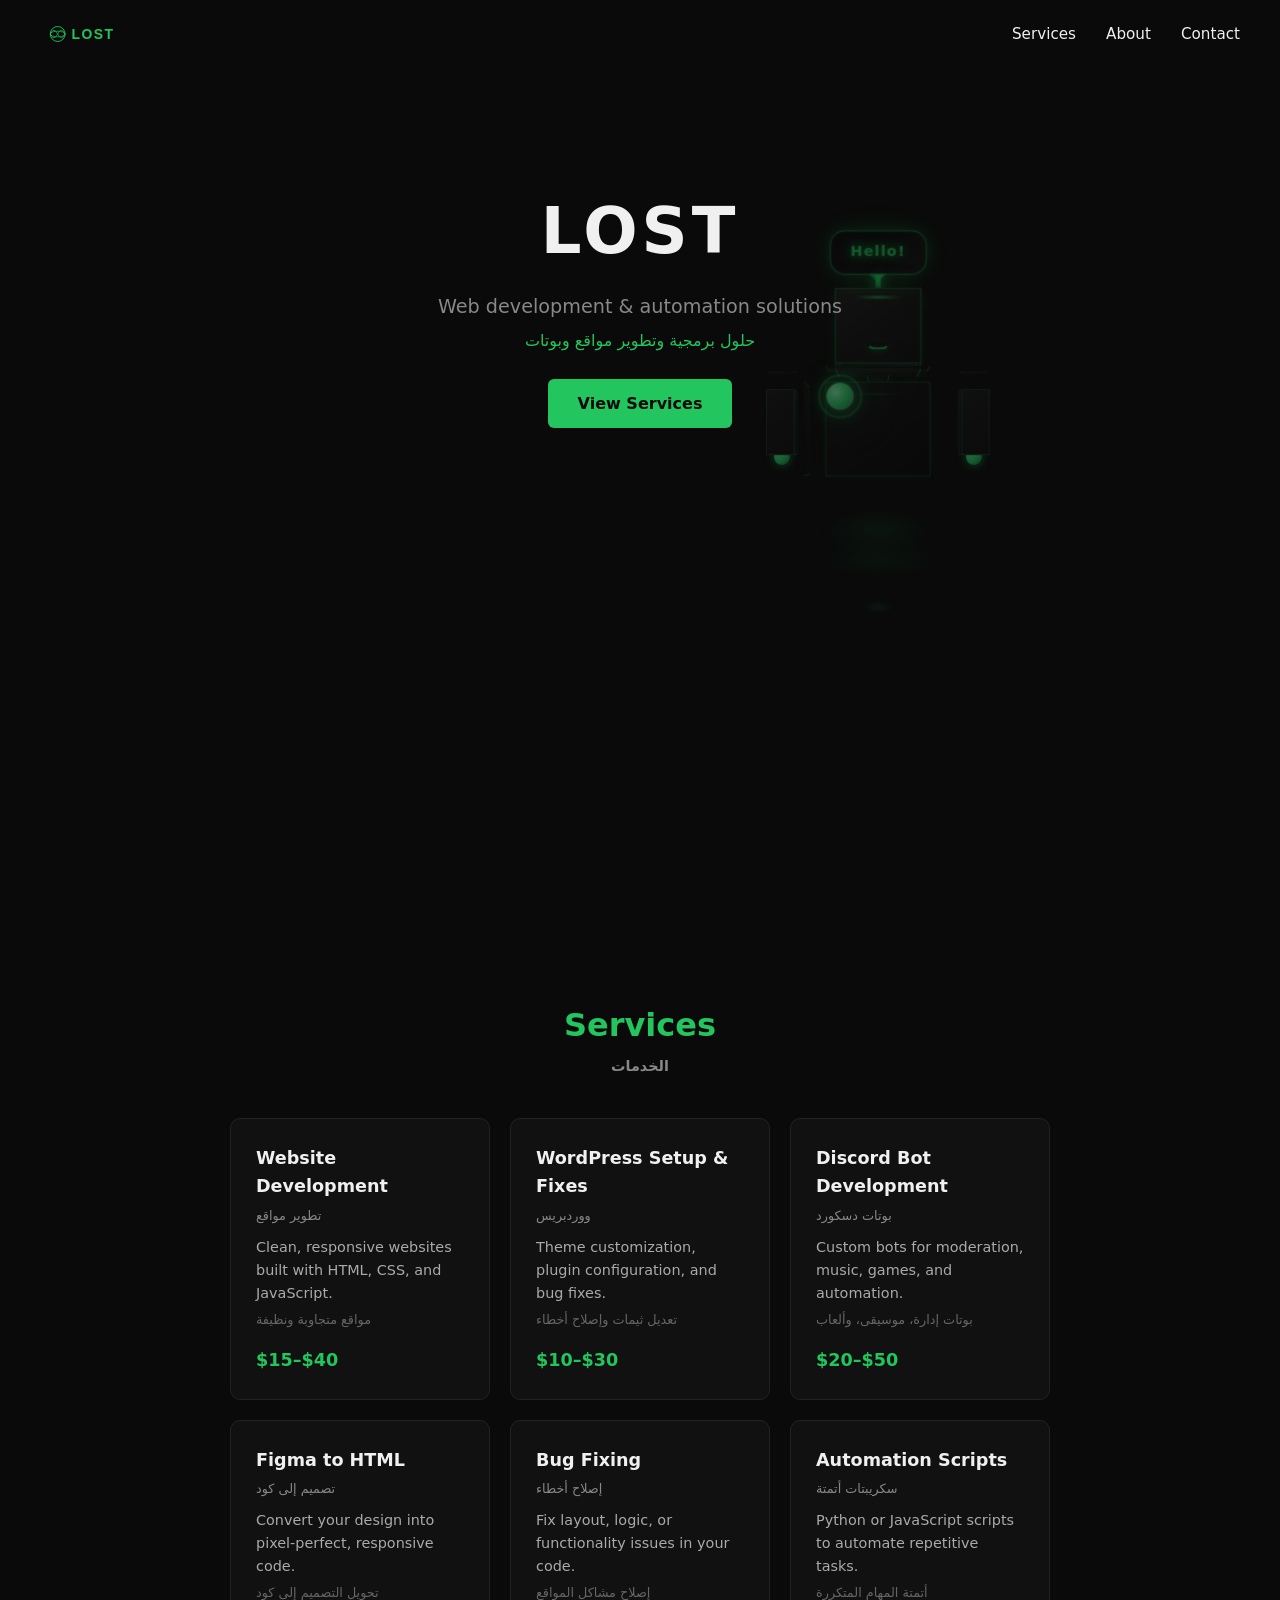
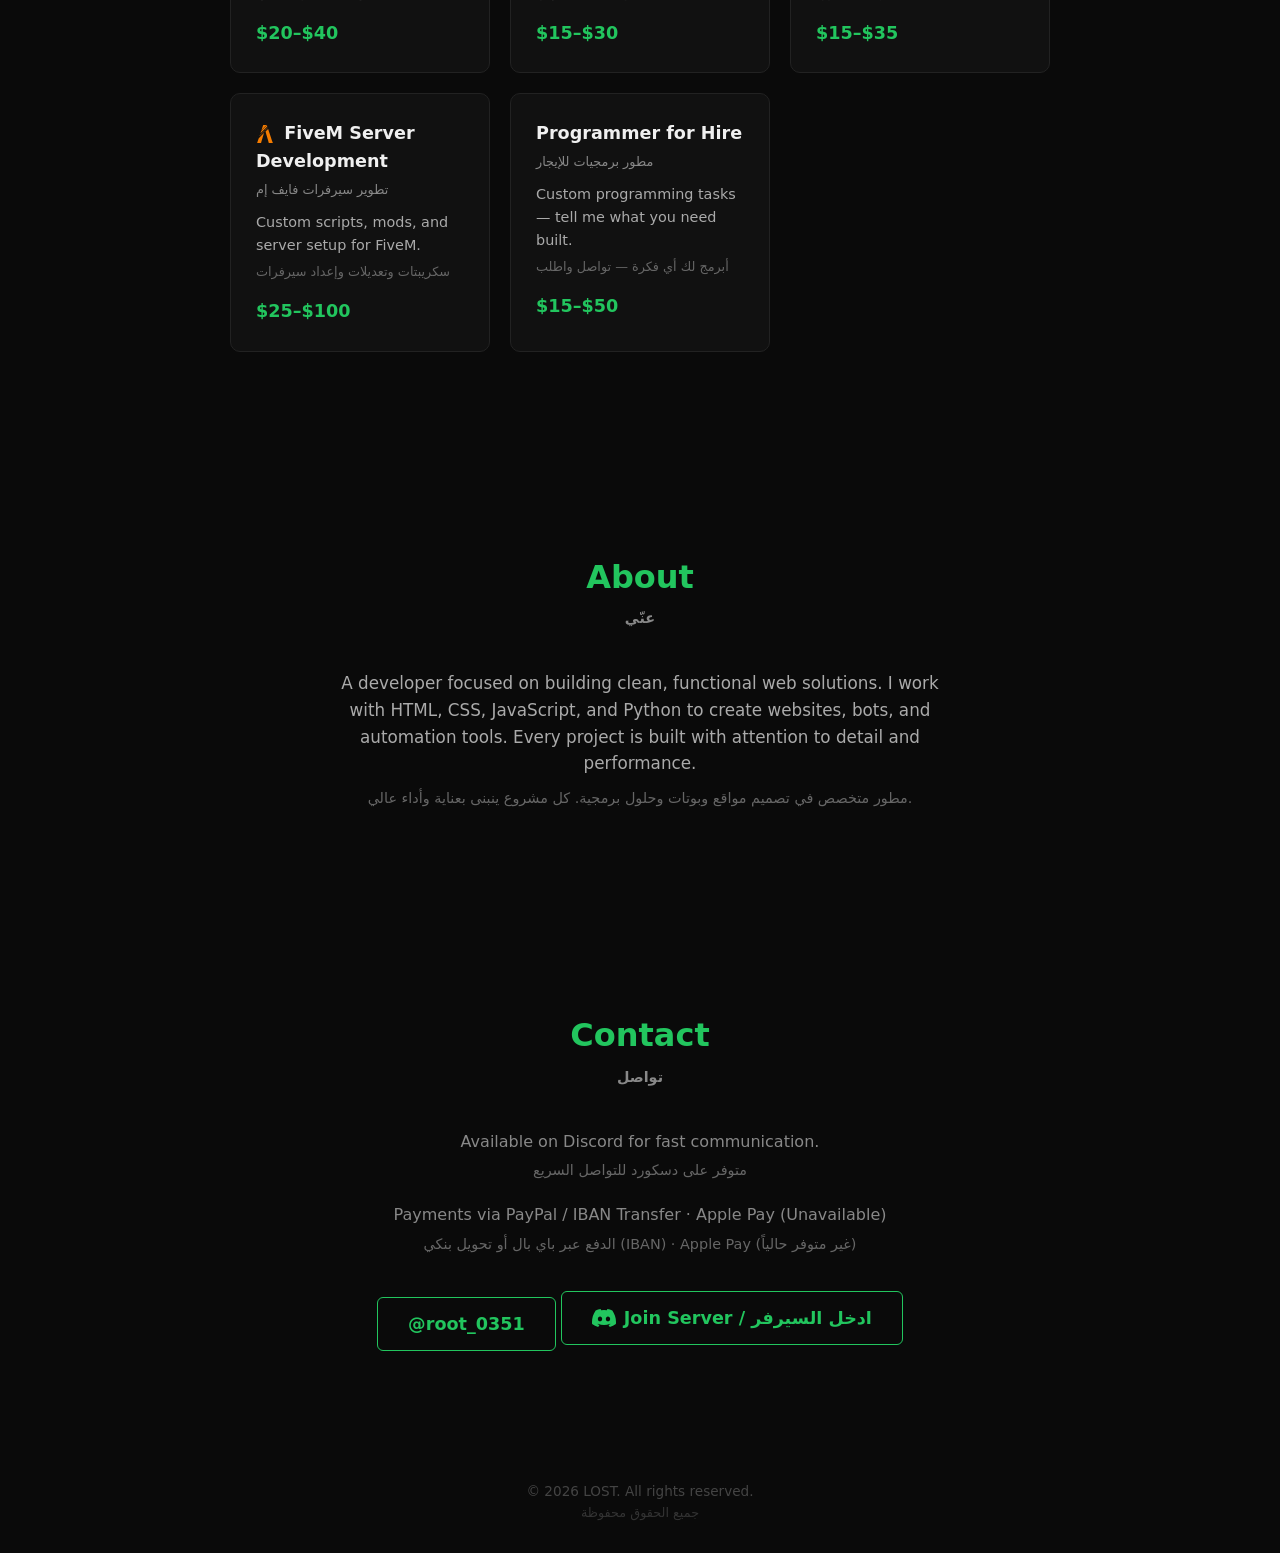
<file: index.html>
<!DOCTYPE html>
<html lang="en">
<head>
    <meta charset="UTF-8">
    <meta name="viewport" content="width=device-width, initial-scale=1.0">
    <title>LOST — Development</title>
    <link rel="icon" href="data:image/svg+xml,<svg xmlns='http://www.w3.org/2000/svg' viewBox='0 0 32 32'><rect width='32' height='32' rx='6' fill='%230a0a0a'/><text x='6' y='25' font-family='Segoe UI' font-size='22' font-weight='800' fill='%2322c55e'>L</text></svg>">
    <style>
        *{margin:0;padding:0;box-sizing:border-box}
        body{font-family:'Segoe UI',system-ui,sans-serif;background:#0a0a0a;color:#f0f0f0;line-height:1.6}
        nav{position:fixed;top:0;width:100%;display:flex;justify-content:space-between;align-items:center;padding:20px 40px;background:rgba(10,10,10,0.9);z-index:100}
        .logo{font-size:1.5rem;font-weight:700;color:#22c55e;letter-spacing:2px}
        nav ul{list-style:none;display:flex;gap:30px}
        nav a{color:#f0f0f0;text-decoration:none;font-size:.95rem;transition:color .3s}
        nav a:hover{color:#22c55e}
        section{padding:100px 40px;max-width:900px;margin:0 auto}
        #hero{padding-top:180px;text-align:center;position:relative;overflow:visible;min-height:100vh}
        #hero h1{font-size:4rem;font-weight:800;letter-spacing:4px;margin-bottom:10px;position:relative;z-index:2}
        #hero p{color:#888;font-size:1.2rem;margin-bottom:5px;position:relative;z-index:2}
        #hero .ar{color:#22c55e;font-size:1rem;margin-bottom:25px;position:relative;z-index:2}
        .btn{display:inline-block;padding:12px 30px;background:#22c55e;color:#0a0a0a;text-decoration:none;font-weight:600;border-radius:6px;transition:.3s;position:relative;z-index:2}
        .btn:hover{background:#16a34a;transform:translateY(-2px)}
        h2{font-size:2rem;margin-bottom:40px;color:#22c55e;text-align:center}
        h2 small{display:block;font-size:.9rem;color:#888;margin-top:4px}
        .grid{display:grid;grid-template-columns:repeat(auto-fit,minmax(250px,1fr));gap:20px}
        .card{background:#111;border:1px solid #222;border-radius:10px;padding:25px;transition:.3s;opacity:0;cursor:pointer}
        .card:hover{border-color:#22c55e;transform:translateY(-4px)}
        .card h3{font-size:1.1rem;margin-bottom:5px}
        .card .ar{color:#888;font-size:.8rem;margin-bottom:10px}
        .card p{color:#aaa;font-size:.9rem;margin-bottom:5px}
        .card .p-ar{color:#666;font-size:.8rem;margin-bottom:15px}
        .price{color:#22c55e;font-weight:700;font-size:1.1rem}
        #about p{color:#aaa;font-size:1.05rem;text-align:center;max-width:600px;margin:0 auto 10px}
        #about .ar{color:#666;font-size:.9rem;text-align:center;max-width:600px;margin:0 auto}
        #contact{text-align:center}
        #contact p{color:#888;margin-bottom:5px}
        #contact .ar{color:#666;font-size:.9rem;margin-bottom:20px}
        .discord{display:inline-block;padding:12px 30px;border:1px solid #22c55e;border-radius:6px;color:#22c55e;font-weight:600;font-size:1.1rem}
        .discord-btn{display:inline-flex;align-items:center;padding:12px 30px;border:1px solid #22c55e;border-radius:6px;color:#22c55e;font-weight:600;font-size:1.1rem;text-decoration:none;margin-top:15px;transition:.3s}
        .discord-btn:hover{background:#22c55e;color:#0a0a0a;transform:translateY(-2px)}
        .discord-btn:hover svg{fill:#0a0a0a!important}
        footer{text-align:center;padding:30px;color:#444;font-size:.85rem}
        footer .ar{color:#333;font-size:.8rem}
        @media (max-width:600px){nav{padding:15px 20px;flex-direction:column;gap:10px}#hero h1{font-size:2.5rem}section{padding:80px 20px}}

        /* 3D CSS Robot */
        .robot-3d-wrap{position:absolute;right:8%;top:50%;transform:translateY(-50%);width:280px;height:320px;perspective:800px;pointer-events:none;z-index:1;opacity:0.45;transition:opacity .4s}
        #hero:hover .robot-3d-wrap{opacity:0.7}
        .robot-3d{width:100%;height:100%;transform-style:preserve-3d;animation:r3dFloat 5s ease-in-out infinite}
        @keyframes r3dFloat{0%,100%{transform:translateY(0) rotateY(-15deg) rotateX(5deg)}25%{transform:translateY(-18px) rotateY(5deg) rotateX(-3deg)}50%{transform:translateY(-8px) rotateY(20deg) rotateX(8deg)}75%{transform:translateY(-22px) rotateY(-5deg) rotateX(-5deg)}}
        .r3d-body{width:100%;height:100%;transform-style:preserve-3d;position:relative}
        .r3d-bubble{position:absolute;top:-42px;left:50%;transform:translateX(-50%) translateZ(65px);background:linear-gradient(145deg,rgba(10,10,10,0.95),rgba(20,20,20,0.98));border:1px solid rgba(34,197,94,0.55);border-radius:14px;padding:9px 18px;box-shadow:0 0 20px rgba(34,197,94,0.3),0 0 40px rgba(34,197,94,0.1),inset 0 0 10px rgba(34,197,94,0.05);z-index:20;transform-style:preserve-3d;animation:bubbleAppear 1.2s ease-out 1s 1 forwards,bubbleFloat 3s ease-in-out infinite 2.2s;pointer-events:none}
        .r3d-bubble-text{color:#22c55e;font-size:13px;font-weight:700;letter-spacing:1.2px;text-shadow:0 0 10px rgba(34,197,94,0.8),0 0 20px rgba(34,197,94,0.4);font-family:'Segoe UI',system-ui,sans-serif}
        .r3d-bubble-tail{position:absolute;bottom:-8px;left:50%;transform:translateX(-50%);width:0;height:0;border-left:8px solid transparent;border-right:8px solid transparent;border-top:8px solid rgba(34,197,94,0.55)}
        @keyframes bubbleAppear{0%{opacity:0;transform:translateX(-50%) translateZ(65px) scale(0.5) translateY(10px)}60%{opacity:1;transform:translateX(-50%) translateZ(65px) scale(1.05) translateY(0)}100%{opacity:1;transform:translateX(-50%) translateZ(65px) scale(1) translateY(0)}}
        @keyframes bubbleFloat{0%,100%{transform:translateX(-50%) translateZ(65px) translateY(0)}50%{transform:translateX(-50%) translateZ(65px) translateY(-4px)}}
        .r3d-neck{position:absolute;top:80px;left:50%;transform:translateX(-50%);width:22px;height:14px;background:linear-gradient(145deg,#1a1a1a,#111);border:1px solid rgba(34,197,94,0.25);border-radius:6px;z-index:2;box-shadow:0 0 8px rgba(34,197,94,0.1)}
        .r3d-head{width:80px;height:70px;position:absolute;top:10px;left:50%;transform:translateX(-50%) translateZ(20px);transform-style:preserve-3d}
        .r3d-face{position:absolute;width:80px;height:70px;background:linear-gradient(145deg,#1f1f1f,#0d0d0d);border:1px solid rgba(34,197,94,0.35);box-shadow:0 0 15px rgba(34,197,94,0.15),inset 0 0 8px rgba(34,197,94,0.05)}
        .r3d-front{transform:translateZ(40px)}
        .r3d-back{transform:rotateY(180deg) translateZ(40px)}
        .r3d-left{transform:rotateY(-90deg) translateZ(40px);width:80px}
        .r3d-right{transform:rotateY(90deg) translateZ(40px);width:80px}
        .r3d-top{transform:rotateX(90deg) translateZ(35px);width:80px;height:80px}
        .r3d-bottom{transform:rotateX(-90deg) translateZ(35px);width:80px;height:80px}
        .r3d-brow{position:absolute;top:6px;left:50%;transform:translateX(-50%);width:44px;height:3px;background:linear-gradient(90deg,transparent,#22c55e,transparent);border-radius:2px;opacity:0.6}
        .r3d-eye{position:absolute;width:14px;height:11px;background:radial-gradient(ellipse at 35% 30%,#86efac,#22c55e,#14532d);border-radius:50%;top:16px;box-shadow:0 0 10px rgba(34,197,94,0.9),0 0 25px rgba(34,197,94,0.4),inset 0 0 4px rgba(255,255,255,0.3);border:1px solid rgba(34,197,94,0.5);transition:transform 0.15s ease;animation:r3dBlink 3.5s ease-in-out infinite}
        .r3d-eye.r3d-left{left:14px}
        .r3d-eye.r3d-right{right:14px}
        @keyframes r3dBlink{0%,92%,100%{transform:scaleY(1)}96%{transform:scaleY(0.15)}}
        .r3d-mouth{position:absolute;bottom:12px;left:50%;transform:translateX(-50%);width:22px;height:8px;border-bottom:2.5px solid rgba(34,197,94,0.9);border-left:2.5px solid transparent;border-right:2.5px solid transparent;border-radius:0 0 12px 12px;opacity:0.95;box-shadow:0 2px 8px rgba(34,197,94,0.25);animation:smileGlow 3s ease-in-out infinite}
        @keyframes smileGlow{0%,100%{opacity:0.95;border-bottom-color:rgba(34,197,94,0.9)}50%{opacity:0.6;border-bottom-color:rgba(34,197,94,0.5)}}
        .r3d-blush{position:absolute;top:32px;width:10px;height:6px;background:radial-gradient(ellipse,rgba(34,197,94,0.15),transparent);border-radius:50%;filter:blur(2px)}
        .r3d-blush.r3d-left{left:8px}
        .r3d-blush.r3d-right{right:8px}
        .r3d-antenna{position:absolute;top:-16px;left:50%;transform:translateX(-50%) translateZ(20px);width:5px;height:18px;background:linear-gradient(180deg,#22c55e,#16a34a,#0f0f0f);border-radius:3px;box-shadow:0 0 10px rgba(34,197,94,0.8);transform-style:preserve-3d}
        .r3d-antenna-glow{position:absolute;top:-8px;left:50%;transform:translateX(-50%);width:10px;height:10px;background:#22c55e;border-radius:50%;box-shadow:0 0 15px rgba(34,197,94,0.9),0 0 40px rgba(34,197,94,0.3);animation:antennaGlow 1.5s ease-in-out infinite}
        @keyframes antennaGlow{0%,100%{opacity:0.8;transform:translateX(-50%) scale(1)}50%{opacity:1;transform:translateX(-50%) scale(1.3);box-shadow:0 0 25px rgba(34,197,94,1),0 0 60px rgba(34,197,94,0.5)}}
        .r3d-torso{width:100px;height:90px;position:absolute;top:95px;left:50%;transform:translateX(-50%) translateZ(10px);transform-style:preserve-3d}
        .r3d-tface{position:absolute;background:linear-gradient(145deg,#141414,#0a0a0a);border:1px solid rgba(34,197,94,0.25);box-shadow:0 0 12px rgba(34,197,94,0.1)}
        .r3d-tfront{width:100px;height:90px;transform:translateZ(30px)}
        .r3d-tback{width:100px;height:90px;transform:rotateY(180deg) translateZ(30px)}
        .r3d-tleft{width:60px;height:90px;transform:rotateY(-90deg) translateZ(50px)}
        .r3d-tright{width:60px;height:90px;transform:rotateY(90deg) translateZ(50px)}
        .r3d-ttop{width:100px;height:60px;transform:rotateX(90deg) translateZ(45px)}
        .r3d-tbottom{width:100px;height:60px;transform:rotateX(-90deg) translateZ(45px)}
        .r3d-core{width:26px;height:26px;background:radial-gradient(circle at 35% 35%,#86efac,#22c55e,#14532d);border-radius:50%;box-shadow:0 0 20px rgba(34,197,94,0.8),0 0 50px rgba(34,197,94,0.3),inset 0 0 10px rgba(255,255,255,0.2);animation:r3dCore 2s ease-in-out infinite;position:relative}
        .r3d-core::after{content:'';position:absolute;inset:-8px;border-radius:50%;border:2px solid rgba(34,197,94,0.3);animation:r3dCoreRing 2s ease-in-out infinite}
        .r3d-lines{position:absolute;top:10px;left:50%;transform:translateX(-50%);width:60px;height:2px;background:linear-gradient(90deg,transparent,rgba(34,197,94,0.3),transparent);border-radius:1px;opacity:0.6}
        .r3d-lines::after{content:'';position:absolute;top:6px;left:50%;transform:translateX(-50%);width:40px;height:1px;background:linear-gradient(90deg,transparent,rgba(34,197,94,0.2),transparent);border-radius:1px}
        @keyframes r3dCore{0%,100%{transform:scale(1);box-shadow:0 0 20px rgba(34,197,94,0.8),0 0 50px rgba(34,197,94,0.3)}50%{transform:scale(1.15);box-shadow:0 0 30px rgba(34,197,94,1),0 0 80px rgba(34,197,94,0.5)}}
        @keyframes r3dCoreRing{0%,100%{transform:scale(1);opacity:0.6}50%{transform:scale(1.4);opacity:0}}
        .r3d-arm{width:28px;height:65px;position:absolute;top:100px;transform-style:preserve-3d}
        .r3d-arm.r3d-al{left:30px;transform-origin:top center;animation:r3dArmFloat 3s ease-in-out infinite;animation-delay:0.6s}
        .r3d-arm.r3d-ar{right:30px;transform-origin:top center;animation:r3dWaveHold 2.5s ease-in-out 1.2s 1,r3dWaveIdle 2.8s ease-in-out infinite 3.7s}
        @keyframes r3dWaveHold{0%{transform:rotateZ(-12deg) rotateY(10deg)}100%{transform:rotateZ(-60deg) rotateY(40deg)}}
        @keyframes r3dWaveIdle{0%,100%{transform:rotateZ(-60deg) rotateY(40deg)}25%{transform:rotateZ(-52deg) rotateY(32deg)}50%{transform:rotateZ(-65deg) rotateY(45deg)}75%{transform:rotateZ(-55deg) rotateY(35deg)}}
        .r3d-aface{position:absolute;background:linear-gradient(145deg,#1a1a1a,#0f0f0f);border:1px solid rgba(34,197,94,0.2)}
        .r3d-afront{width:28px;height:65px;transform:translateZ(14px)}
        .r3d-aback{width:28px;height:65px;transform:rotateY(180deg) translateZ(14px)}
        .r3d-aleft{width:28px;height:65px;transform:rotateY(-90deg) translateZ(14px)}
        .r3d-aright{width:28px;height:65px;transform:rotateY(90deg) translateZ(14px)}
        .r3d-atop{width:28px;height:28px;transform:rotateX(90deg) translateZ(32px)}
        .r3d-abottom{width:28px;height:28px;transform:rotateX(-90deg) translateZ(32px)}
        .r3d-hand{position:absolute;bottom:-10px;left:50%;transform:translateX(-50%);width:16px;height:16px;background:radial-gradient(circle at 30% 30%,#4ade80,#22c55e,#14532d);border-radius:50%;box-shadow:0 0 10px rgba(34,197,94,0.6),0 0 20px rgba(34,197,94,0.2)}
        .r3d-thruster{position:absolute;bottom:0;left:50%;transform:translateX(-50%);width:36px;height:6px;background:radial-gradient(ellipse,rgba(34,197,94,0.5),rgba(34,197,94,0.1),transparent);border-radius:50%;filter:blur(3px);animation:thrusterPulse 0.8s ease-in-out infinite}
        @keyframes thrusterPulse{0%,100%{opacity:0.6;transform:translateX(-50%) scale(1)}50%{opacity:1;transform:translateX(-50%) scale(1.2)}}
        .r3d-glow{position:absolute;bottom:40px;left:50%;transform:translateX(-50%);width:140px;height:20px;background:radial-gradient(ellipse at center,rgba(34,197,94,0.25),transparent 70%);filter:blur(8px);animation:r3dGlow 4s ease-in-out infinite}
        @keyframes r3dGlow{0%,100%{opacity:0.4;transform:translateX(-50%) scale(1)}50%{opacity:0.7;transform:translateX(-50%) scale(1.3)}}
        .r3d-floor{position:absolute;bottom:20px;left:50%;transform:translateX(-50%) rotateX(70deg);width:120px;height:120px;background:radial-gradient(ellipse at center,rgba(34,197,94,0.15),transparent 70%);border-radius:50%;filter:blur(4px);animation:r3dFloor 5s ease-in-out infinite}
        @keyframes r3dFloor{0%,100%{opacity:0.3;transform:translateX(-50%) rotateX(70deg) scale(1)}50%{opacity:0.5;transform:translateX(-50%) rotateX(70deg) scale(0.85)}}
        @media (max-width:768px){.robot-3d-wrap{right:0;width:160px;height:180px;opacity:0.35;transform:translateY(-50%) scale(0.55)}}
    </style>
</head>
<body>
    <nav>
        <img src="logo.svg" alt="LOST" style="height:28px">
        <ul>
            <li><a href="#services">Services</a></li>
            <li><a href="#about">About</a></li>
            <li><a href="#contact">Contact</a></li>
        </ul>
    </nav>

    <section id="hero">
        <div class="robot-3d-wrap">
            <div class="robot-3d" id="robot3d">
                <div class="r3d-body">
                    <div class="r3d-bubble"><div class="r3d-bubble-text">Hello!</div><div class="r3d-bubble-tail"></div></div>
                    <div class="r3d-neck"></div>
                    <div class="r3d-head">
                        <div class="r3d-face r3d-front">
                            <div class="r3d-brow"></div>
                            <div class="r3d-eye r3d-left"></div>
                            <div class="r3d-eye r3d-right"></div>
                            <div class="r3d-mouth"></div>
                            <div class="r3d-blush r3d-left"></div>
                            <div class="r3d-blush r3d-right"></div>
                        </div>
                        <div class="r3d-face r3d-back"></div>
                        <div class="r3d-face r3d-left"></div>
                        <div class="r3d-face r3d-right"></div>
                        <div class="r3d-face r3d-top"></div>
                        <div class="r3d-face r3d-bottom"></div>
                        <div class="r3d-antenna">
                            <div class="r3d-antenna-glow"></div>
                        </div>
                    </div>
                    <div class="r3d-torso">
                        <div class="r3d-tface r3d-tfront">
                            <div class="r3d-core"></div>
                            <div class="r3d-lines"></div>
                        </div>
                        <div class="r3d-tface r3d-tback"></div>
                        <div class="r3d-tface r3d-tleft"></div>
                        <div class="r3d-tface r3d-tright"></div>
                        <div class="r3d-tface r3d-ttop"></div>
                        <div class="r3d-tface r3d-tbottom"></div>
                    </div>
                    <div class="r3d-arm r3d-al">
                        <div class="r3d-aface r3d-afront"></div>
                        <div class="r3d-aface r3d-aback"></div>
                        <div class="r3d-aface r3d-aleft"></div>
                        <div class="r3d-aface r3d-aright"></div>
                        <div class="r3d-aface r3d-atop"></div>
                        <div class="r3d-aface r3d-abottom"></div>
                        <div class="r3d-hand"></div>
                    </div>
                    <div class="r3d-arm r3d-ar r3d-wave">
                        <div class="r3d-aface r3d-afront"></div>
                        <div class="r3d-aface r3d-aback"></div>
                        <div class="r3d-aface r3d-aleft"></div>
                        <div class="r3d-aface r3d-aright"></div>
                        <div class="r3d-aface r3d-atop"></div>
                        <div class="r3d-aface r3d-abottom"></div>
                        <div class="r3d-hand"></div>
                    </div>
                    <div class="r3d-thruster"></div>
                </div>
                <div class="r3d-glow"></div>
                <div class="r3d-floor"></div>
            </div>
        </div>
        <h1>LOST</h1>
        <p>Web development & automation solutions</p>
        <div class="ar">حلول برمجية وتطوير مواقع وبوتات</div>
        <a href="#services" class="btn">View Services</a>
    </section>

    <section id="services">
        <h2>Services <small>الخدمات</small></h2>
        <div class="grid">
            <div class="card" onclick="document.getElementById('contact').scrollIntoView({behavior:'smooth'})">
                <h3>Website Development</h3>
                <div class="ar">تطوير مواقع</div>
                <p>Clean, responsive websites built with HTML, CSS, and JavaScript.</p>
                <div class="p-ar">مواقع متجاوبة ونظيفة</div>
                <span class="price">$15–$40</span>
            </div>
            <div class="card" onclick="document.getElementById('contact').scrollIntoView({behavior:'smooth'})">
                <h3>WordPress Setup & Fixes</h3>
                <div class="ar">ووردبريس</div>
                <p>Theme customization, plugin configuration, and bug fixes.</p>
                <div class="p-ar">تعديل ثيمات وإصلاح أخطاء</div>
                <span class="price">$10–$30</span>
            </div>
            <div class="card" onclick="document.getElementById('contact').scrollIntoView({behavior:'smooth'})">
                <h3>Discord Bot Development</h3>
                <div class="ar">بوتات دسكورد</div>
                <p>Custom bots for moderation, music, games, and automation.</p>
                <div class="p-ar">بوتات إدارة، موسيقى، وألعاب</div>
                <span class="price">$20–$50</span>
            </div>
            <div class="card" onclick="document.getElementById('contact').scrollIntoView({behavior:'smooth'})">
                <h3>Figma to HTML</h3>
                <div class="ar">تصميم إلى كود</div>
                <p>Convert your design into pixel-perfect, responsive code.</p>
                <div class="p-ar">تحويل التصميم إلى كود</div>
                <span class="price">$20–$40</span>
            </div>
            <div class="card" onclick="document.getElementById('contact').scrollIntoView({behavior:'smooth'})">
                <h3>Bug Fixing</h3>
                <div class="ar">إصلاح أخطاء</div>
                <p>Fix layout, logic, or functionality issues in your code.</p>
                <div class="p-ar">إصلاح مشاكل المواقع</div>
                <span class="price">$15–$30</span>
            </div>
            <div class="card" onclick="document.getElementById('contact').scrollIntoView({behavior:'smooth'})">
                <h3>Automation Scripts</h3>
                <div class="ar">سكريبتات أتمتة</div>
                <p>Python or JavaScript scripts to automate repetitive tasks.</p>
                <div class="p-ar">أتمتة المهام المتكررة</div>
                <span class="price">$15–$35</span>
            </div>
            <div class="card" onclick="document.getElementById('contact').scrollIntoView({behavior:'smooth'})">
                <h3><svg viewBox="0 0 24 24" style="width:18px;height:18px;vertical-align:middle;margin-right:4px;fill:#f57c00"><path d="M22.4 24h-5.225c-.117 0-.455-1.127-1.026-3.375-1.982-6.909-3.124-10.946-3.417-12.12l3.37-3.325h.099c.454 1.42 2.554 7.676 6.299 18.768ZM12.342 7.084h-.048a3.382 3.385 0 0 1-.098-.492v-.098a102.619 102.715 0 0 1 3.272-3.275c.13.196.196.356.196.491v.05a140.694 140.826 0 0 1-3.322 3.324ZM5.994 10.9h-.05c.67-2.12 1.076-3.209 1.223-3.275L14.492.343c.08 0 .258.524.533 1.562zm1.37-4.014h-.05C8.813 2.342 9.612.048 9.71 0h4.495v.05a664.971 664.971 0 0 1-6.841 6.839Zm-2.69 7.874h-.05c.166-.798.554-1.418 1.174-1.855a312.918 313.213 0 0 1 5.71-5.717h.05c-.117.672-.375 1.175-.781 1.52zM1.598 24l-.098-.05c1.399-4.172 2.148-6.322 2.248-6.45l6.74-6.694v.05C10.232 11.88 8.974 16.263 6.73 24Z"/></svg> FiveM Server Development</h3>
                <div class="ar">تطوير سيرفرات فايف إم</div>
                <p>Custom scripts, mods, and server setup for FiveM.</p>
                <div class="p-ar">سكريبتات وتعديلات وإعداد سيرفرات</div>
                <span class="price">$25–$100</span>
            </div>
            <div class="card" onclick="document.getElementById('contact').scrollIntoView({behavior:'smooth'})">
                <h3>Programmer for Hire</h3>
                <div class="ar">مطور برمجيات للإيجار</div>
                <p>Custom programming tasks — tell me what you need built.</p>
                <div class="p-ar">أبرمج لك أي فكرة — تواصل واطلب</div>
                <span class="price">$15–$50</span>
            </div>
        </div>
    </section>

    <section id="about">
        <h2>About <small>عنّي</small></h2>
        <p>A developer focused on building clean, functional web solutions. I work with HTML, CSS, JavaScript, and Python to create websites, bots, and automation tools. Every project is built with attention to detail and performance.</p>
        <div class="ar">مطور متخصص في تصميم مواقع وبوتات وحلول برمجية. كل مشروع ينبنى بعناية وأداء عالي.</div>
    </section>

    <section id="contact">
        <h2>Contact <small>تواصل</small></h2>
        <p>Available on Discord for fast communication.</p>
        <div class="ar">متوفر على دسكورد للتواصل السريع</div>
        <p>Payments via PayPal / IBAN Transfer · Apple Pay (Unavailable)</p>
        <div class="ar">الدفع عبر باي بال أو تحويل بنكي (IBAN) · Apple Pay (غير متوفر حالياً)</div>
        <div class="discord">@root_0351</div>
        <a href="https://discord.gg/ayvvnRaJw7" target="_blank" class="discord-btn">
            <svg viewBox="0 0 127.14 96.36" style="width:24px;height:24px;vertical-align:middle;fill:#22c55e;margin-right:8px"><path d="M107.7,8.07A105.15,105.15,0,0,0,81.47,0a72.06,72.06,0,0,0-3.36,6.83A97.68,97.68,0,0,0,49,6.83,72.37,72.37,0,0,0,45.64,0,105.89,105.89,0,0,0,19.39,8.09C2.79,32.65-1.71,56.6.54,80.21h0A105.73,105.73,0,0,0,32.71,96.36,77.7,77.7,0,0,0,39.6,85.25a68.42,68.42,0,0,1-10.85-5.18c.91-.66,1.8-1.34,2.66-2a75.57,75.57,0,0,0,64.32,0c.87.71,1.76,1.39,2.66,2a68.68,68.68,0,0,1-10.87,5.19,77,77,0,0,0,6.89,11.1A105.25,105.25,0,0,0,126.6,80.22h0C129.24,52.84,122.09,29.11,107.7,8.07ZM42.45,65.69C36.18,65.69,31,60,31,53s5-12.74,11.43-12.74S54,46,53.89,53,48.84,65.69,42.45,65.69Zm42.24,0C78.41,65.69,73.25,60,73.25,53s5-12.74,11.44-12.74S96.23,46,96.12,53,91.08,65.69,84.69,65.69Z"/></svg>
            Join Server / ادخل السيرفر
        </a>
    </section>

    <footer>
        <p>&copy; 2026 LOST. All rights reserved.</p>
        <div class="ar">جميع الحقوق محفوظة</div>
    </footer>

    <script>
        document.querySelectorAll('a[href^="#"]').forEach(a=>{a.addEventListener('click',e=>{e.preventDefault();const el=document.querySelector(a.getAttribute('href'));if(el)el.scrollIntoView({behavior:'smooth'})})});
        const observer=new IntersectionObserver(e=>{e.forEach(e=>{if(e.isIntersecting)e.target.style.opacity='1'})},{threshold:.1});
        document.querySelectorAll('.card').forEach(c=>{c.style.transition='opacity .6s, transform .3s';observer.observe(c)});
    </script>
    <script>
        (function(){
            const hero = document.getElementById('hero');
            if(!hero) return;
            const robot = document.getElementById('robot3d');
            const eyes = hero.querySelectorAll('.r3d-eye');
            const isMobile = window.innerWidth <= 768;
            if (!isMobile) {
                hero.addEventListener('mousemove', function(e) {
                    const rect = hero.getBoundingClientRect();
                    const x = ((e.clientX - rect.left) / rect.width - 0.5) * 2;
                    const y = ((e.clientY - rect.top) / rect.height - 0.5) * 2;
                    robot.style.transform = 'translateY(' + (y * -10) + 'px) rotateY(' + (x * 25) + 'deg) rotateX(' + (y * -15) + 'deg)';
                    eyes.forEach(function(eye) {
                        eye.style.transform = 'translate(' + (x * 5) + 'px, ' + (y * 3) + 'px)';
                    });
                });
                hero.addEventListener('mouseleave', function() {
                    robot.style.transform = '';
                    eyes.forEach(function(eye) { eye.style.transform = 'translate(0,0)'; });
                });
            }
        })();
    </script>
</body>
</html>
</file>
